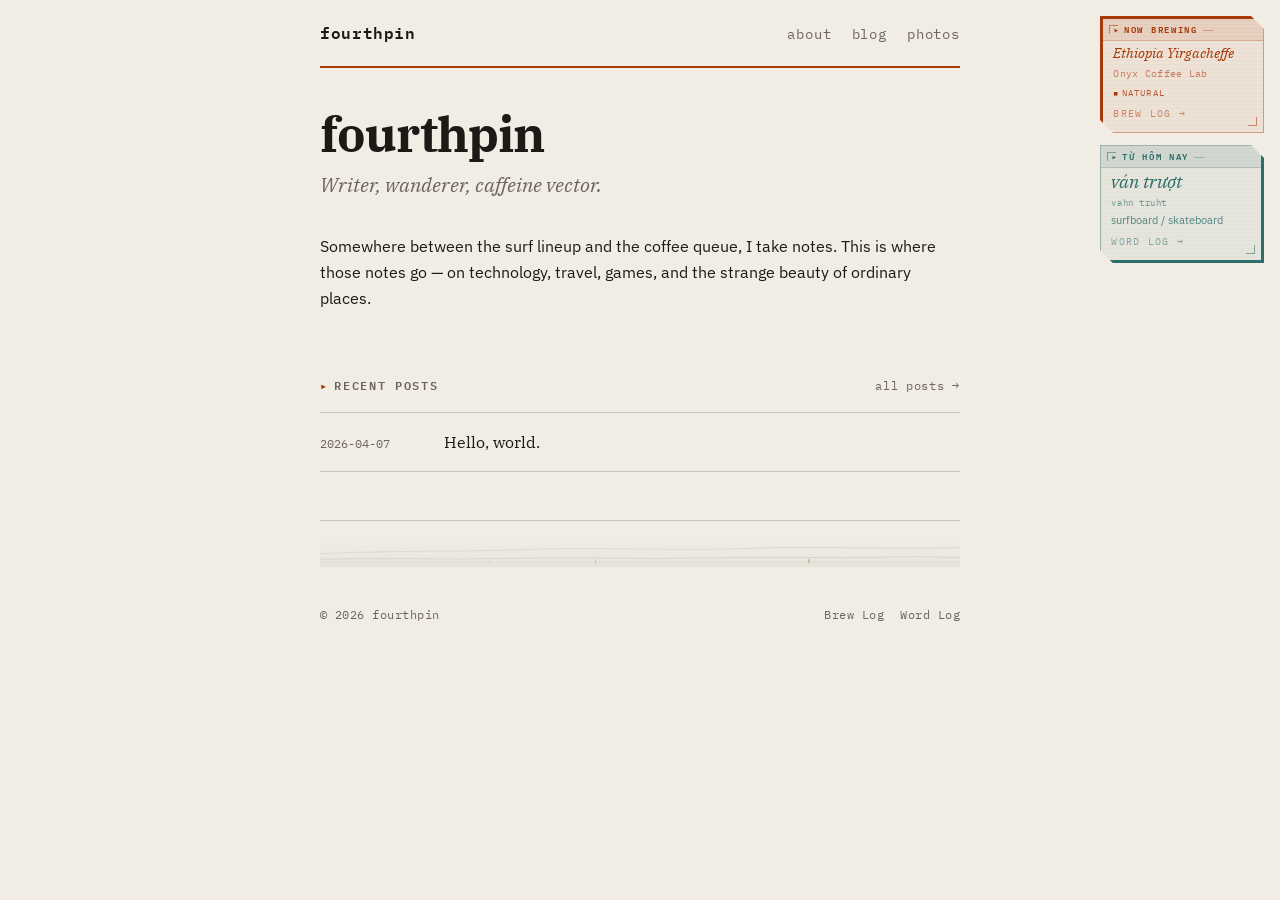
<file: index.html>
<!DOCTYPE html>
<html lang="en">
<head>
  <meta charset="UTF-8">
  <meta name="viewport" content="width=device-width, initial-scale=1.0">
  <title>fourthpin</title>
  <meta name="description" content="fourthpin — writing, photos, and notes on surfing, coffee, travel, and the rest.">
  <meta property="og:title" content="fourthpin">
  <meta property="og:description" content="Writing, photos, and notes.">
  <meta property="og:type" content="website">
  <link rel="stylesheet" href="style.css">
  <link rel="icon" href="assets/favicon.svg" type="image/svg+xml">
</head>
<body>
  <a class="skip-link" href="#main-content">Skip to content</a>
  <div class="container">

    <header>
      <a href="/" class="site-title">fourthpin</a>
      <nav>
        <a href="about.html">about</a>
        <a href="blog.html">blog</a>
        <a href="photos.html">photos</a>
      </nav>
    </header>

    <main id="main-content">

      <section class="intro">
        <h1>fourthpin</h1>
        <span class="tagline">Writer, wanderer, caffeine vector.</span>
        <!-- UPDATE: Replace the bio below with a sentence or two about yourself -->
        <p>
          Somewhere between the surf lineup and the coffee queue, I take notes.
          This is where those notes go — on technology, travel, games, and the
          strange beauty of ordinary places.
        </p>
      </section>

      <section class="section">
        <div class="section-header">
          <span class="section-label">Recent posts</span>
          <a href="blog.html" class="see-all">all posts →</a>
        </div>
        <!-- build.py: recent posts -->
        <ul class="post-list">
          <li>
            <span class="date">2026-04-07</span>
            <a href="posts/2026-04-07-hello-world.html">Hello, world.</a>
          </li>
        </ul>
      </section>

    </main>

    <footer>
      <div class="footer-inner">
        <span>© 2026 fourthpin</span>
        <span class="footer-links">
          <a href="brewing.html">Brew Log</a>
          <a href="words.html">Word Log</a>
        </span>

      </div>
    </footer>

  </div>

  <!-- edit BREWING and VOCAB in build.py → python3 build.py -->
  <aside class="hud-stack" aria-label="Status">
    <div class="brewing-card">
      <span class="brewing-card-label">now brewing</span>
      <span class="brewing-card-bean">Ethiopia Yirgacheffe</span>
      <span class="brewing-card-roaster">Onyx Coffee Lab</span>
      <span class="brewing-card-process">Natural</span>
      <a href="/brewing.html" class="hud-log-link hud-log-link--brewing">Brew Log →</a>
    </div>
    <div class="vocab-card">
      <span class="vocab-card-label">từ hôm nay</span>
      <span class="vocab-card-word">ván trượt</span>
      <span class="vocab-card-roman">vahn truht</span>
      <span class="vocab-card-def">surfboard / skateboard</span>
      <a href="/words.html" class="hud-log-link hud-log-link--vocab">Word Log →</a>
    </div>
  </aside>
</body>
</html>
</file>
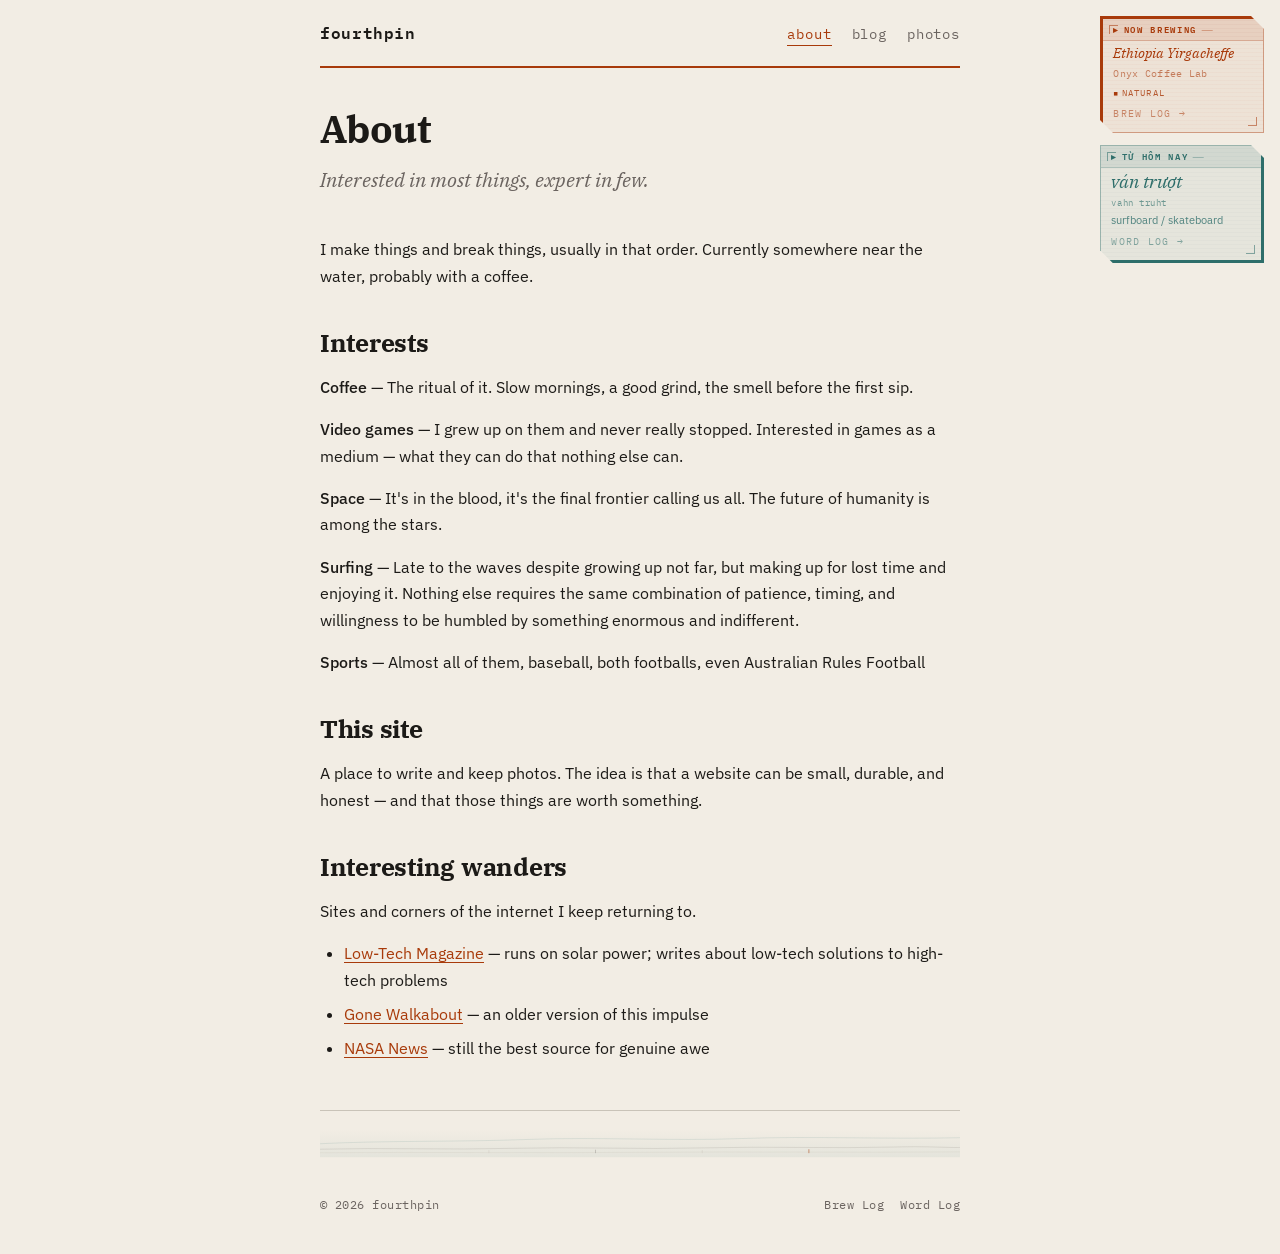
<file: about.html>
<!DOCTYPE html>
<html lang="en">
<head>
  <meta charset="UTF-8">
  <meta name="viewport" content="width=device-width, initial-scale=1.0">
  <title>About — fourthpin</title>
  <meta name="description" content="About fourthpin.">
  <link rel="stylesheet" href="style.css">
  <link rel="icon" href="assets/favicon.svg" type="image/svg+xml">
</head>
<body>
  <a class="skip-link" href="#main-content">Skip to content</a>
  <div class="container">

    <header>
      <a href="/" class="site-title">fourthpin</a>
      <nav>
        <a href="about.html" aria-current="page">about</a>
        <a href="blog.html">blog</a>
        <a href="photos.html">photos</a>
      </nav>
    </header>

    <main id="main-content">

      <div class="about-header">
        <h1>About</h1>
        <!-- UPDATE: Replace tagline below -->
        <span class="tagline">Interested in most things, expert in few.</span>
      </div>

      <div class="about-content">
        <!-- UPDATE: Replace the content below with your own bio -->

        <p>
          I make things and break things, usually in that order.
          Currently somewhere near the water, probably with a coffee.
        </p>

        <h2>Interests</h2>
        <p>
          <strong>Coffee</strong> — The ritual of it. Slow mornings, a good grind, the smell before the first sip.
        </p>
        <p>
          <strong>Video games</strong> — I grew up on them and never really
          stopped. Interested in games as a medium — what they can do that
          nothing else can.
        </p>
        <p>
          <strong>Space</strong> — It's in the blood, it's the final frontier calling us all. The future of humanity is among the stars.
        </p>
        <p>
          <strong>Surfing</strong> — Late to the waves despite growing up not far, but making up for lost time and enjoying it. 
          Nothing else requires the same combination of patience, timing, and
          willingness to be humbled by something enormous and indifferent.
        </p>
        <p>
          <strong>Sports</strong> — Almost all of them, baseball, both footballs, even Australian Rules Football
        </p>

        <h2>This site</h2>
        <p>
          A place to write and keep photos. The idea is that a website can be
          small, durable, and honest — and that those things are worth something.
        </p>

        <h2>Interesting wanders</h2>
        <p>Sites and corners of the internet I keep returning to.</p>
        <!-- UPDATE: add/remove links as your reading habits change -->
        <ul>
          <li><a href="https://solar.lowtechmagazine.com/">Low-Tech Magazine</a> — runs on solar power; writes about low-tech solutions to high-tech problems</li>
          <li><a href="https://gonewalkabout.co">Gone Walkabout</a> — an older version of this impulse</li>
          <li><a href="https://www.nasa.gov/news/">NASA News</a> — still the best source for genuine awe</li>
        </ul>

      </div>
    </main>

    <footer>
      <div class="footer-inner">
        <span>© 2026 fourthpin</span>
        <span class="footer-links">
          <a href="brewing.html">Brew Log</a>
          <a href="words.html">Word Log</a>
        </span>

      </div>
    </footer>

  </div>

  <!-- edit BREWING and VOCAB in build.py → python3 build.py -->
  <aside class="hud-stack" aria-label="Status">
    <div class="brewing-card">
      <span class="brewing-card-label">now brewing</span>
      <span class="brewing-card-bean">Ethiopia Yirgacheffe</span>
      <span class="brewing-card-roaster">Onyx Coffee Lab</span>
      <span class="brewing-card-process">Natural</span>
      <a href="/brewing.html" class="hud-log-link hud-log-link--brewing">Brew Log →</a>
    </div>
    <div class="vocab-card">
      <span class="vocab-card-label">từ hôm nay</span>
      <span class="vocab-card-word">ván trượt</span>
      <span class="vocab-card-roman">vahn truht</span>
      <span class="vocab-card-def">surfboard / skateboard</span>
      <a href="/words.html" class="hud-log-link hud-log-link--vocab">Word Log →</a>
    </div>
  </aside>
</body>
</html>
</file>
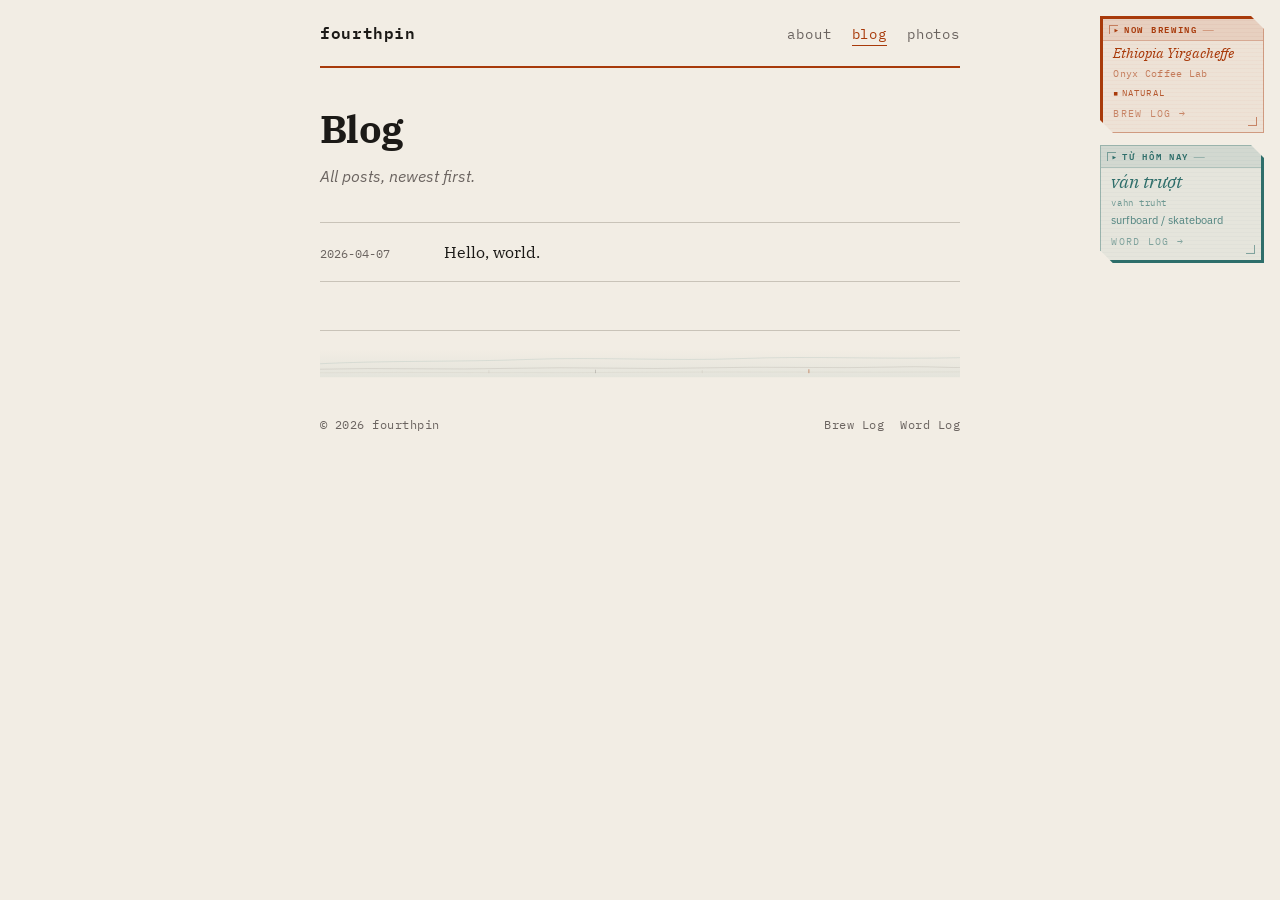
<file: blog.html>
<!DOCTYPE html>
<html lang="en">
<head>
  <meta charset="UTF-8">
  <meta name="viewport" content="width=device-width, initial-scale=1.0">
  <title>Blog — fourthpin</title>
  <meta name="description" content="All posts on fourthpin.">
  <link rel="stylesheet" href="style.css">
  <link rel="icon" href="assets/favicon.svg" type="image/svg+xml">
</head>
<body>
  <a class="skip-link" href="#main-content">Skip to content</a>
  <div class="container">

    <header>
      <a href="/" class="site-title">fourthpin</a>
      <nav>
        <a href="about.html">about</a>
        <a href="blog.html" aria-current="page">blog</a>
        <a href="photos.html">photos</a>
      </nav>
    </header>

    <main id="main-content">

      <div class="archive-header">
        <h1>Blog</h1>
        <p>All posts, newest first.</p>
      </div>

      <!-- build.py: post list -->
      <ul class="post-list">
        <li>
          <span class="date">2026-04-07</span>
          <a href="posts/2026-04-07-hello-world.html">Hello, world.</a>
        </li>
      </ul>

    </main>

    <footer>
      <div class="footer-inner">
        <span>© 2026 fourthpin</span>
        <span class="footer-links">
          <a href="brewing.html">Brew Log</a>
          <a href="words.html">Word Log</a>
        </span>

      </div>
    </footer>

  </div>

  <!-- edit BREWING and VOCAB in build.py → python3 build.py -->
  <aside class="hud-stack" aria-label="Status">
    <div class="brewing-card">
      <span class="brewing-card-label">now brewing</span>
      <span class="brewing-card-bean">Ethiopia Yirgacheffe</span>
      <span class="brewing-card-roaster">Onyx Coffee Lab</span>
      <span class="brewing-card-process">Natural</span>
      <a href="/brewing.html" class="hud-log-link hud-log-link--brewing">Brew Log →</a>
    </div>
    <div class="vocab-card">
      <span class="vocab-card-label">từ hôm nay</span>
      <span class="vocab-card-word">ván trượt</span>
      <span class="vocab-card-roman">vahn truht</span>
      <span class="vocab-card-def">surfboard / skateboard</span>
      <a href="/words.html" class="hud-log-link hud-log-link--vocab">Word Log →</a>
    </div>
  </aside>
</body>
</html>
</file>
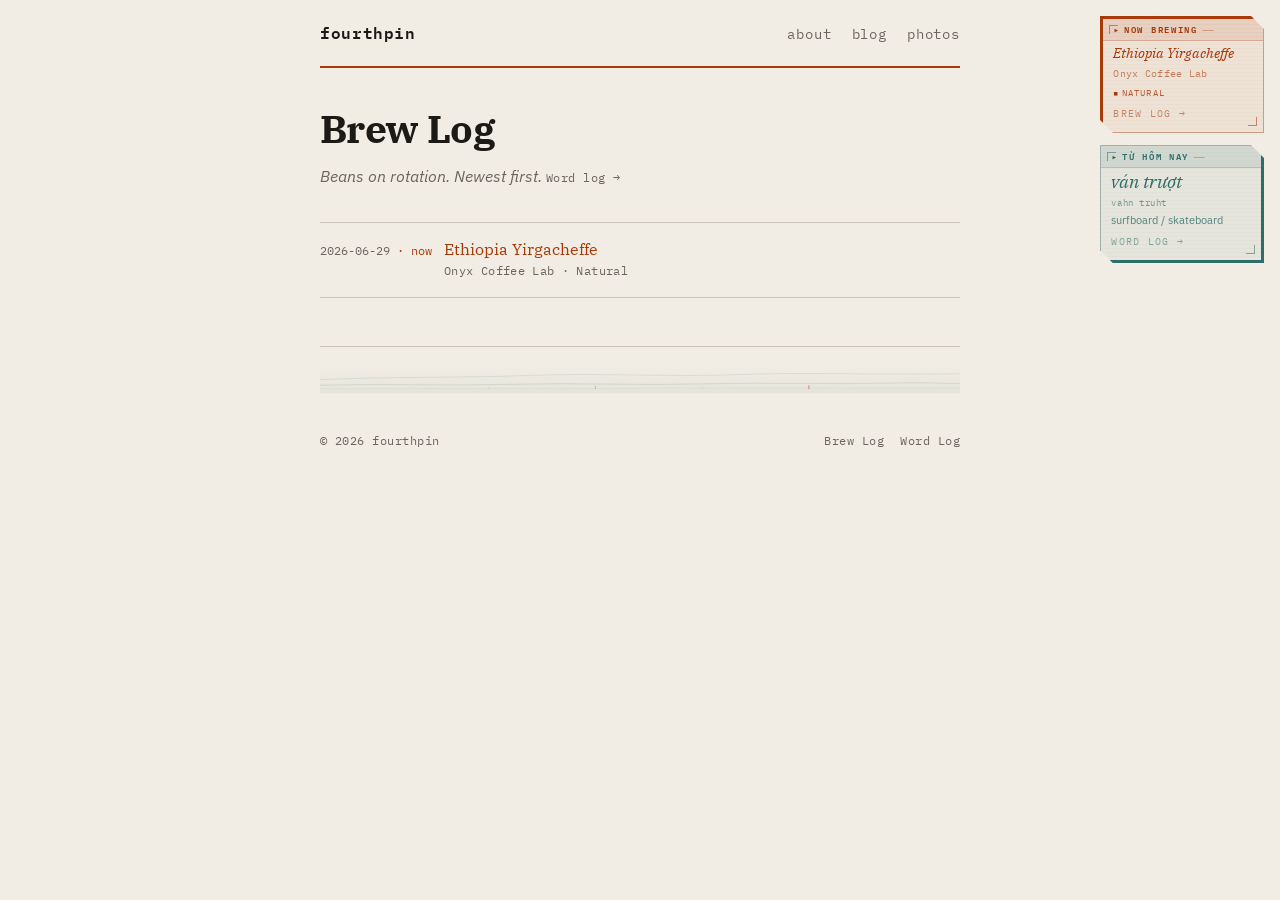
<file: brewing.html>
<!DOCTYPE html>
<html lang="en">
<head>
  <meta charset="UTF-8">
  <meta name="viewport" content="width=device-width, initial-scale=1.0">
  <title>Brew Log — fourthpin</title>
  <meta name="description" content="Coffee brew history on fourthpin.">
  <link rel="stylesheet" href="style.css">
  <link rel="icon" href="assets/favicon.svg" type="image/svg+xml">
</head>
<body>
  <a class="skip-link" href="#main-content">Skip to content</a>
  <div class="container">

    <header>
      <a href="/" class="site-title">fourthpin</a>
      <nav>
        <a href="about.html">about</a>
        <a href="blog.html">blog</a>
        <a href="photos.html">photos</a>
      </nav>
    </header>

    <main id="main-content">

      <div class="archive-header">
        <h1>Brew Log</h1>
        <p>Beans on rotation. Newest first. <a href="/words.html">Word log →</a></p>
      </div>
      <ul class="history-list history-list--brewing">
        <li class="is-current">
          <span class="date">2026-06-29</span>
          <div class="history-detail">
            <span class="history-primary">Ethiopia Yirgacheffe</span>
            <span class="history-secondary">Onyx Coffee Lab · Natural</span>
          </div>
        </li>
      </ul>

    </main>

    <footer>
      <div class="footer-inner">
        <span>© 2026 fourthpin</span>
        <span class="footer-links">
          <a href="brewing.html">Brew Log</a>
          <a href="words.html">Word Log</a>
        </span>
      </div>
    </footer>

  </div>

  <!-- edit BREWING and VOCAB in build.py → python3 build.py -->
  <aside class="hud-stack" aria-label="Status">
    <div class="brewing-card">
      <span class="brewing-card-label">now brewing</span>
      <span class="brewing-card-bean">Ethiopia Yirgacheffe</span>
      <span class="brewing-card-roaster">Onyx Coffee Lab</span>
      <span class="brewing-card-process">Natural</span>
      <a href="/brewing.html" class="hud-log-link hud-log-link--brewing">Brew Log →</a>
    </div>
    <div class="vocab-card">
      <span class="vocab-card-label">từ hôm nay</span>
      <span class="vocab-card-word">ván trượt</span>
      <span class="vocab-card-roman">vahn truht</span>
      <span class="vocab-card-def">surfboard / skateboard</span>
      <a href="/words.html" class="hud-log-link hud-log-link--vocab">Word Log →</a>
    </div>
  </aside>
</body>
</html>
</file>
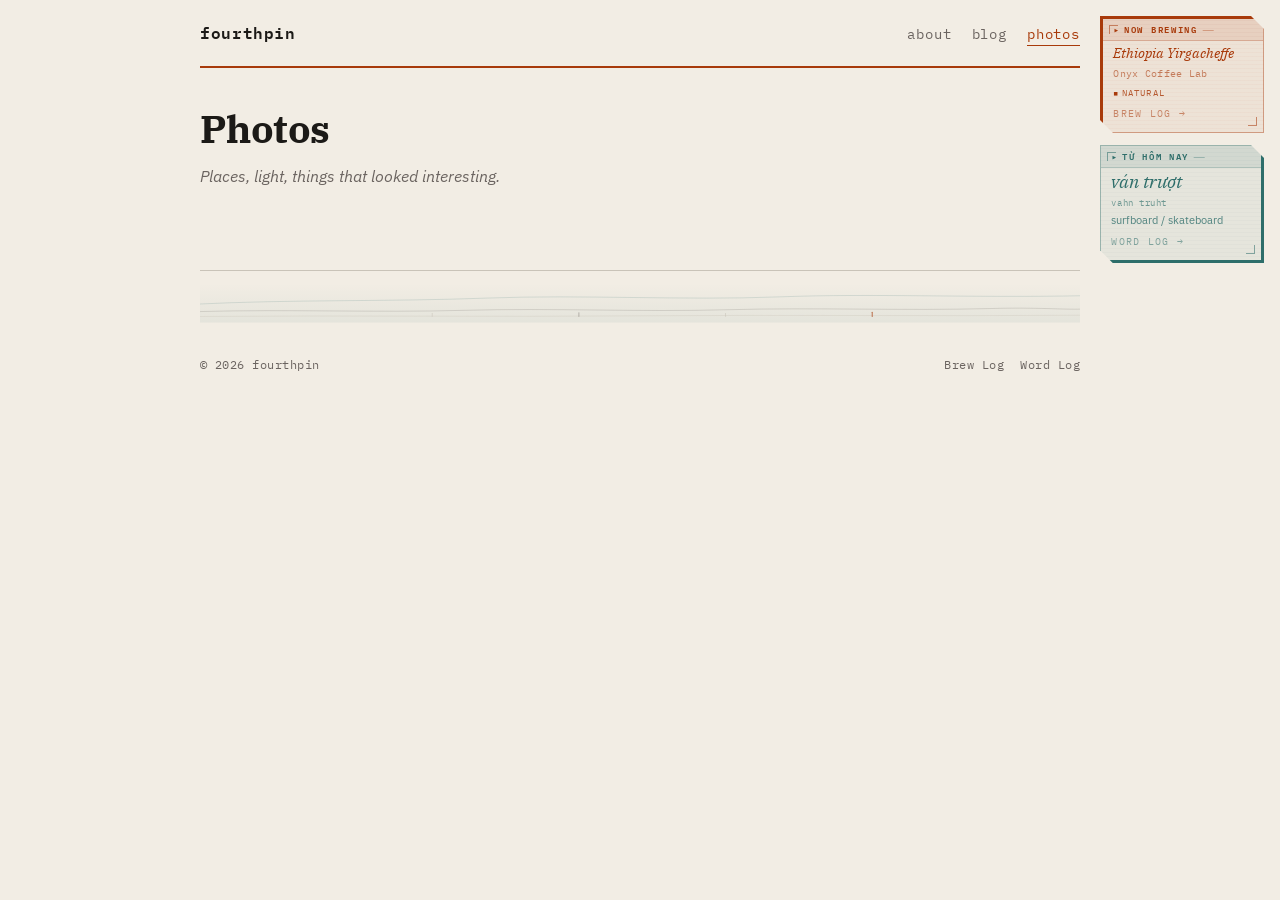
<file: photos.html>
<!DOCTYPE html>
<html lang="en">
<head>
  <meta charset="UTF-8">
  <meta name="viewport" content="width=device-width, initial-scale=1.0">
  <title>Photos — fourthpin</title>
  <meta name="description" content="Photos on fourthpin.">
  <link rel="stylesheet" href="style.css">
  <link rel="icon" href="assets/favicon.svg" type="image/svg+xml">
</head>
<body>
  <a class="skip-link" href="#main-content">Skip to content</a>
  <div class="container container-wide">

    <header>
      <a href="/" class="site-title">fourthpin</a>
      <nav>
        <a href="about.html">about</a>
        <a href="blog.html">blog</a>
        <a href="photos.html" aria-current="page">photos</a>
      </nav>
    </header>

    <main id="main-content">

      <div class="archive-header">
        <h1>Photos</h1>
        <p>Places, light, things that looked interesting.</p>
      </div>

      <!--
        HOW TO ADD A PHOTO
        ==================
        1. Put your image file in assets/images/photos/
           e.g. assets/images/photos/vietnam-alley.jpg

        2. (Optional but recommended) Make a dithered version:
           convert assets/images/photos/vietnam-alley.jpg \
             -colorspace Gray -ordered-dither 8x8 -resize 1200x \
             assets/images/photos/vietnam-alley-dithered.png

        3. Copy ONE of the <figure> blocks below and fill in:
           - id="photo-N"  (increment for each new photo)
           - src="assets/images/photos/YOUR-FILE"
           - alt="describe the image for screen readers"
           - figcaption: location/year, one line

        4. The lightbox <div> at the bottom of the page needs a matching
           entry — copy one of the lightbox blocks and update the id and src.

        That's it.
      -->

      <!-- ── Photo grid ───────────────────────────────────────── -->
      <div class="photo-grid">

        <!--
          EXAMPLE ENTRY (uncomment and fill in):

          <figure>
            <a href="#photo-1">
              <img
                src="assets/images/photos/YOUR-PHOTO.jpg"
                alt="Describe what's in the photo"
                width="800"
                height="600"
                loading="lazy"
              >
            </a>
            <figcaption>Location · Year</figcaption>
          </figure>
        -->

      </div><!-- /photo-grid -->

    </main>

    <footer>
      <div class="footer-inner">
        <span>© 2026 fourthpin</span>
        <span class="footer-links">
          <a href="brewing.html">Brew Log</a>
          <a href="words.html">Word Log</a>
        </span>

      </div>
    </footer>

  </div><!-- /container -->

  <!--
    LIGHTBOX ENTRIES
    ================
    For each photo in the grid above, add a matching lightbox block here.
    The id must match the href="#photo-N" in the grid.

    EXAMPLE (uncomment and fill in):

    <div id="photo-1" class="lightbox" role="dialog" aria-modal="true" aria-label="Photo 1">
      <a href="#" class="lightbox-close" aria-label="Close">✕</a>
      <figure class="lightbox-inner">
        <img
          src="assets/images/photos/YOUR-PHOTO.jpg"
          alt="Describe what's in the photo"
        >
        <figcaption>Location · Year</figcaption>
      </figure>
    </div>
  -->

  <!-- edit BREWING and VOCAB in build.py → python3 build.py -->
  <aside class="hud-stack" aria-label="Status">
    <div class="brewing-card">
      <span class="brewing-card-label">now brewing</span>
      <span class="brewing-card-bean">Ethiopia Yirgacheffe</span>
      <span class="brewing-card-roaster">Onyx Coffee Lab</span>
      <span class="brewing-card-process">Natural</span>
      <a href="/brewing.html" class="hud-log-link hud-log-link--brewing">Brew Log →</a>
    </div>
    <div class="vocab-card">
      <span class="vocab-card-label">từ hôm nay</span>
      <span class="vocab-card-word">ván trượt</span>
      <span class="vocab-card-roman">vahn truht</span>
      <span class="vocab-card-def">surfboard / skateboard</span>
      <a href="/words.html" class="hud-log-link hud-log-link--vocab">Word Log →</a>
    </div>
  </aside>
</body>
</html>
</file>
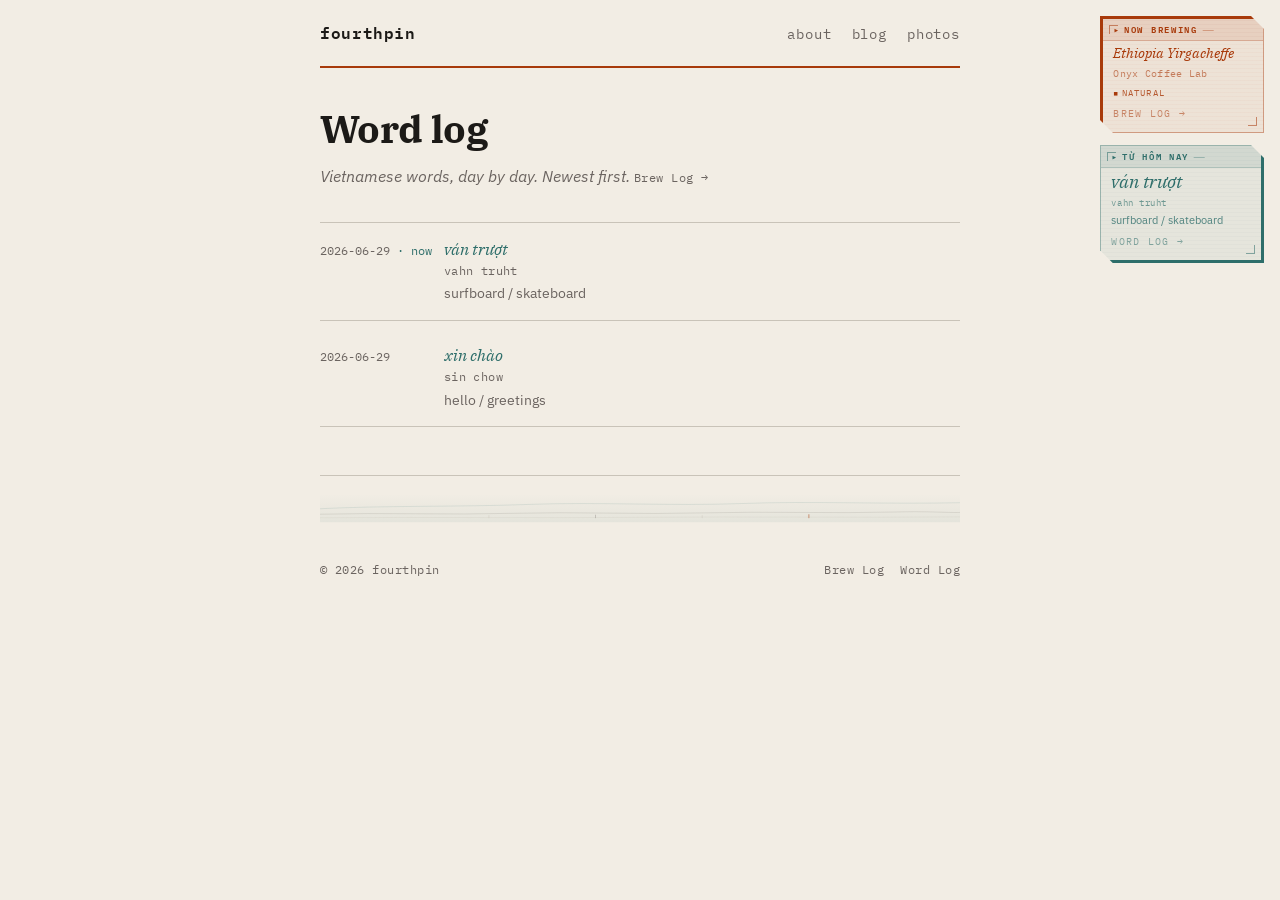
<file: words.html>
<!DOCTYPE html>
<html lang="en">
<head>
  <meta charset="UTF-8">
  <meta name="viewport" content="width=device-width, initial-scale=1.0">
  <title>Word log — fourthpin</title>
  <meta name="description" content="Vietnamese vocabulary history on fourthpin.">
  <link rel="stylesheet" href="style.css">
  <link rel="icon" href="assets/favicon.svg" type="image/svg+xml">
</head>
<body>
  <a class="skip-link" href="#main-content">Skip to content</a>
  <div class="container">

    <header>
      <a href="/" class="site-title">fourthpin</a>
      <nav>
        <a href="about.html">about</a>
        <a href="blog.html">blog</a>
        <a href="photos.html">photos</a>
      </nav>
    </header>

    <main id="main-content">

      <div class="archive-header">
        <h1>Word log</h1>
        <p>Vietnamese words, day by day. Newest first. <a href="/brewing.html">Brew Log →</a></p>
      </div>
      <ul class="history-list history-list--vocab">
        <li class="is-current">
          <span class="date">2026-06-29</span>
          <div class="history-detail">
            <span class="history-primary history-primary--vocab">ván trượt</span>
            <span class="history-secondary">vahn truht</span>
            <span class="history-def">surfboard / skateboard</span>
          </div>
        </li>
        <li>
          <span class="date">2026-06-29</span>
          <div class="history-detail">
            <span class="history-primary history-primary--vocab">xin chào</span>
            <span class="history-secondary">sin chow</span>
            <span class="history-def">hello / greetings</span>
          </div>
        </li>
      </ul>

    </main>

    <footer>
      <div class="footer-inner">
        <span>© 2026 fourthpin</span>
        <span class="footer-links">
          <a href="brewing.html">Brew Log</a>
          <a href="words.html">Word Log</a>
        </span>
      </div>
    </footer>

  </div>

  <!-- edit BREWING and VOCAB in build.py → python3 build.py -->
  <aside class="hud-stack" aria-label="Status">
    <div class="brewing-card">
      <span class="brewing-card-label">now brewing</span>
      <span class="brewing-card-bean">Ethiopia Yirgacheffe</span>
      <span class="brewing-card-roaster">Onyx Coffee Lab</span>
      <span class="brewing-card-process">Natural</span>
      <a href="/brewing.html" class="hud-log-link hud-log-link--brewing">Brew Log →</a>
    </div>
    <div class="vocab-card">
      <span class="vocab-card-label">từ hôm nay</span>
      <span class="vocab-card-word">ván trượt</span>
      <span class="vocab-card-roman">vahn truht</span>
      <span class="vocab-card-def">surfboard / skateboard</span>
      <a href="/words.html" class="hud-log-link hud-log-link--vocab">Word Log →</a>
    </div>
  </aside>
</body>
</html>
</file>
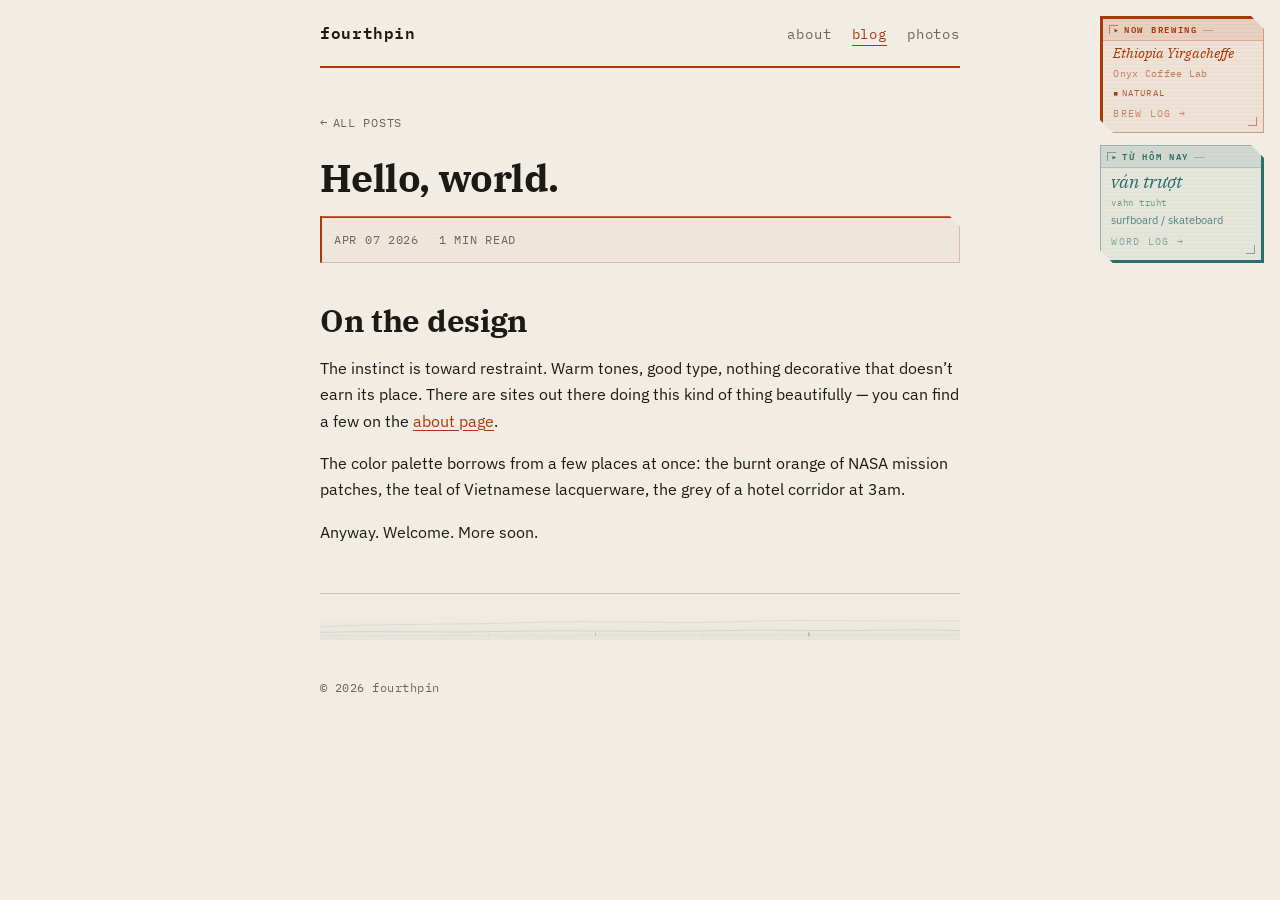
<file: posts/2026-04-07-hello-world.html>
<!DOCTYPE html>
<html lang="en">
<head>
  <meta charset="UTF-8">
  <meta name="viewport" content="width=device-width, initial-scale=1.0">
  <title>Hello, world. — fourthpin</title>
  <meta name="description" content="The first post. What this site is and why it exists in plain HTML.">
  <meta property="og:title" content="Hello, world.">
  <meta property="og:description" content="The first post. What this site is and why it exists in plain HTML.">
  <meta property="og:type" content="article">
  <link rel="stylesheet" href="../style.css">
  <link rel="icon" href="../assets/favicon.svg" type="image/svg+xml">
</head>
<body>
  <a class="skip-link" href="#main-content">Skip to content</a>
  <div class="container">

    <header>
      <a href="/" class="site-title">fourthpin</a>
      <nav>
        <a href="../about.html">about</a>
        <a href="../blog.html" aria-current="page">blog</a>
        <a href="../photos.html">photos</a>
      </nav>
    </header>

    <main id="main-content">

      <a href="../blog.html" class="back-link">all posts</a>

      <article>

        <div class="post-header">
          <h1>Hello, world.</h1>
          <div class="post-meta">
            <span>APR 07 2026</span>
            <span>1 MIN READ</span>
          </div>
        </div>

        <div class="post-content">
          <h2>On the design</h2>
          <p>The instinct is toward restraint. Warm tones, good type, nothing
          decorative that doesn&rsquo;t earn its place. There are sites out there
          doing this kind of thing beautifully — you can find a few on
          the <a href="../about.html">about page</a>.</p>
          <p>The color palette borrows from a few places at once: the burnt orange
          of NASA mission patches, the teal of Vietnamese lacquerware, the grey
          of a hotel corridor at 3am.</p>
          <p>Anyway. Welcome. More soon.</p>
        </div>

      </article>
    </main>

    <footer>
      <div class="footer-inner">
        <span>© 2026 fourthpin</span>
      </div>
    </footer>

  </div>

  <!-- edit BREWING and VOCAB in build.py → python3 build.py -->
  <aside class="hud-stack" aria-label="Status">
    <div class="brewing-card">
      <span class="brewing-card-label">now brewing</span>
      <span class="brewing-card-bean">Ethiopia Yirgacheffe</span>
      <span class="brewing-card-roaster">Onyx Coffee Lab</span>
      <span class="brewing-card-process">Natural</span>
      <a href="/brewing.html" class="hud-log-link hud-log-link--brewing">Brew Log →</a>
    </div>
    <div class="vocab-card">
      <span class="vocab-card-label">từ hôm nay</span>
      <span class="vocab-card-word">ván trượt</span>
      <span class="vocab-card-roman">vahn truht</span>
      <span class="vocab-card-def">surfboard / skateboard</span>
      <a href="/words.html" class="hud-log-link hud-log-link--vocab">Word Log →</a>
    </div>
  </aside>
</body>
</html>
</file>
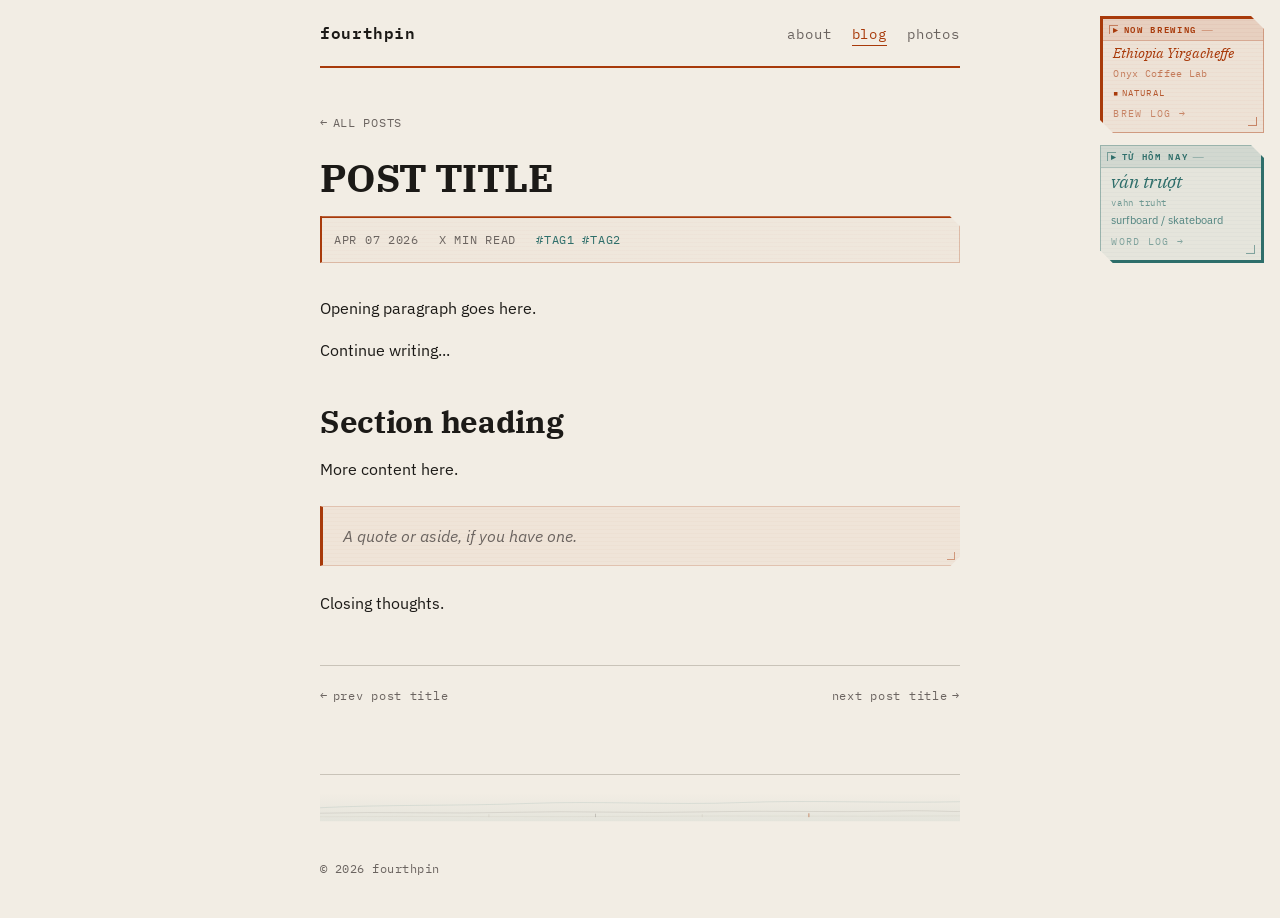
<file: posts/_template.html>
<!DOCTYPE html>
<html lang="en">
<head>
  <meta charset="UTF-8">
  <meta name="viewport" content="width=device-width, initial-scale=1.0">
  <!-- REPLACE: page title -->
  <title>POST TITLE — fourthpin</title>
  <!-- REPLACE: description (one sentence) -->
  <meta name="description" content="POST DESCRIPTION">
  <meta property="og:title" content="POST TITLE">
  <meta property="og:description" content="POST DESCRIPTION">
  <meta property="og:type" content="article">
  <link rel="stylesheet" href="../style.css">
  <link rel="icon" href="../assets/favicon.svg" type="image/svg+xml">
</head>
<body>
  <a class="skip-link" href="#main-content">Skip to content</a>
  <div class="container">

    <header>
      <a href="/" class="site-title">fourthpin</a>
      <nav>
        <a href="../about.html">about</a>
        <a href="../blog.html" aria-current="page">blog</a>
        <a href="../photos.html">photos</a>
      </nav>
    </header>

    <main id="main-content">

      <a href="../blog.html" class="back-link">all posts</a>

      <article>

        <div class="post-header">
          <!-- REPLACE: post title -->
          <h1>POST TITLE</h1>
          <div class="post-meta">
            <!-- REPLACE: date in format APR 07 2026 -->
            <span>APR 07 2026</span>
            <!-- REPLACE: reading time (rough estimate: ~200 words per minute) -->
            <span>X MIN READ</span>
            <!-- REPLACE: comma-separated tags, or remove this span entirely -->
            <span class="tag">#TAG1 #TAG2</span>
          </div>
        </div>

        <!-- OPTIONAL: Lead image. Remove this figure block if you don't have one. -->
        <!--
        <figure>
          <img
            class="dithered"
            src="../assets/images/dithered/YOUR-IMAGE.png"
            alt="DESCRIBE THE IMAGE"
            width="640"
            height="400"
          >
          <figcaption>OPTIONAL CAPTION</figcaption>
        </figure>
        -->

        <!-- POST CONTENT START — write your post below this line -->
        <div class="post-content">

          <p>
            Opening paragraph goes here.
          </p>

          <p>
            Continue writing...
          </p>

          <h2>Section heading</h2>

          <p>
            More content here.
          </p>

          <blockquote>
            <p>A quote or aside, if you have one.</p>
          </blockquote>

          <p>
            Closing thoughts.
          </p>

        </div>
        <!-- POST CONTENT END -->

        <!-- Prev / next navigation.
             REPLACE: href and link text below.
             If this is the newest or oldest post, remove the appropriate anchor tag. -->
        <nav class="post-nav" aria-label="Post navigation">
          <a href="PREV-POST.html" class="prev">PREV POST TITLE</a>
          <a href="NEXT-POST.html" class="next">NEXT POST TITLE</a>
        </nav>

      </article>
    </main>

    <footer>
      <div class="footer-inner">
        <span>© 2026 fourthpin</span>

      </div>
    </footer>

  </div>

  <!-- edit BREWING and VOCAB in build.py → python3 build.py -->
  <aside class="hud-stack" aria-label="Status">
    <div class="brewing-card">
      <span class="brewing-card-label">now brewing</span>
      <span class="brewing-card-bean">Ethiopia Yirgacheffe</span>
      <span class="brewing-card-roaster">Onyx Coffee Lab</span>
      <span class="brewing-card-process">Natural</span>
      <a href="/brewing.html" class="hud-log-link hud-log-link--brewing">Brew Log →</a>
    </div>
    <div class="vocab-card">
      <span class="vocab-card-label">từ hôm nay</span>
      <span class="vocab-card-word">ván trượt</span>
      <span class="vocab-card-roman">vahn truht</span>
      <span class="vocab-card-def">surfboard / skateboard</span>
      <a href="/words.html" class="hud-log-link hud-log-link--vocab">Word Log →</a>
    </div>
  </aside>
</body>
</html>
</file>
<file: style.css>
/* ============================================================
   style.css — Personal site
   One file. No preprocessor. No build step. No JavaScript.
   ============================================================ */

/* ── 1. Fonts ──────────────────────────────────────────────── */
@import url('https://fonts.googleapis.com/css2?family=IBM+Plex+Mono:wght@400;600&family=IBM+Plex+Sans:ital,wght@0,400;0,500;1,400&family=IBM+Plex+Serif:ital,wght@0,400;0,700;1,400&display=swap');

/* ── 2. Custom properties ───────────────────────────────────── */
:root {
  /* Colors — liminal / nasa / coffee / coastal */
  --bg:         #F2EDE4;   /* bone — aged paper, coffee cream */
  --bg-surface: #EDE8DF;   /* warm white — card bg, diner counter */
  --text:       #1C1A17;   /* dark espresso */
  --text-muted: #6B6460;   /* ash, cigarette smoke — 4.6:1 contrast on --bg */
  --accent:     #A83A0A;   /* NASA rust — mission patches, burnt orange — 5.5:1 contrast */
  --accent-2:   #2E6E6A;   /* hanoi teal — lacquerware, coastal water — 4.8:1 contrast */
  --border:     #C9C3B8;   /* wet sand, photo borders */
  --grey:       #A8A8A4;   /* liminal grey — decorative only, not for body text */
  --code-bg:    #1E1E1E;   /* terminal dark — mission control screens */
  --code-text:  #C8D8A8;   /* phosphor green — CRT glow */

  /* Typography */
  --font-serif: 'IBM Plex Serif', Georgia, 'Times New Roman', serif;
  --font-sans:  'IBM Plex Sans', system-ui, -apple-system, sans-serif;
  --font-mono:  'IBM Plex Mono', 'Courier New', monospace;

  /* Type scale — Major Third (1.25×), fluid via clamp() */
  --text-xs:   0.75rem;    /* 12px minimum — never below for legibility */
  --text-sm:   0.875rem;   /* 14px — nav, metadata */
  --text-base: 1rem;       /* 16px — body */
  --text-lg:   1.25rem;    /* 20px — taglines, lead text */
  --text-xl:   clamp(1.25rem, 1.1rem + 0.75vw, 1.563rem);
  --text-2xl:  clamp(1.563rem, 1.3rem + 1.2vw, 1.953rem);
  --text-3xl:  clamp(1.953rem, 1.5rem + 2vw, 2.441rem);
  --text-4xl:  clamp(2.2rem, 1.6rem + 3vw, 3.052rem);

  /* Spacing — 4pt grid */
  --sp-1: 0.25rem;
  --sp-2: 0.5rem;
  --sp-3: 0.75rem;
  --sp-4: 1rem;
  --sp-5: 1.25rem;
  --sp-6: 1.5rem;
  --sp-8: 2rem;
  --sp-10: 2.5rem;
  --sp-12: 3rem;
  --sp-16: 4rem;
}

/* ── 3. Reset ───────────────────────────────────────────────── */
*,
*::before,
*::after {
  box-sizing: border-box;
}

* {
  margin: 0;
  padding: 0;
}

/* ── 4. Base ────────────────────────────────────────────────── */
html {
  font-size: 16px;
  -webkit-text-size-adjust: 100%;
  scroll-behavior: smooth;
}

::selection {
  background-color: var(--accent);
  color: var(--bg);
}

body {
  background-color: var(--bg);
  color: var(--text);
  font-family: var(--font-sans);
  font-size: var(--text-base);
  line-height: 1.65;         /* 1.65 — comfortable for prose, not too airy */
  overflow-wrap: break-word;
  hyphens: auto;
  font-kerning: normal;
  -webkit-font-smoothing: antialiased;
  -moz-osx-font-smoothing: grayscale;
}

.skip-link {
  position: absolute;
  top: -100%;
  left: var(--sp-4);
  z-index: 100;
  padding: var(--sp-2) var(--sp-4);
  background: var(--bg);
  color: var(--text);
  font-family: var(--font-mono);
  font-size: var(--text-sm);
  text-decoration: none;
  border: 2px solid var(--accent);
}

.skip-link:focus {
  top: var(--sp-4);
}

img {
  display: block;
  max-width: 100%;
  height: auto;
}

/* ── 5. Layout ──────────────────────────────────────────────── */
.container {
  max-width: 680px;
  margin: 0 auto;
  padding: 0 var(--sp-5);
}

/* ── 6. Header + Nav ────────────────────────────────────────── */
header {
  padding: var(--sp-5) 0;
  border-bottom: 2px solid var(--accent);
  margin-bottom: var(--sp-10);
  display: flex;
  flex-wrap: wrap;
  justify-content: space-between;
  align-items: baseline;
  gap: var(--sp-2) var(--sp-6);
}

.site-title {
  font-family: var(--font-mono);
  font-size: var(--text-base);
  font-weight: 600;
  letter-spacing: 0.04em;
  color: var(--text);
  text-decoration: none;
  /* include letter-spacing so the expansion feels intentional */
  transition: color 0.15s ease-out, letter-spacing 0.22s cubic-bezier(0.25, 0, 0, 1);
}

.site-title:hover {
  color: var(--accent);
  /* Subtle tracking expansion — the name opens up slightly */
  letter-spacing: 0.07em;
}

nav {
  display: flex;
  gap: var(--sp-5);
  align-items: baseline;
}

nav a {
  font-family: var(--font-mono);
  font-size: var(--text-sm);
  letter-spacing: 0.06em;
  text-transform: lowercase;
  color: var(--text-muted);
  text-decoration: none;
  /* animated underline — grows left→right like post-list links */
  background-image: linear-gradient(var(--accent), var(--accent));
  background-size: 0 1px;
  background-repeat: no-repeat;
  background-position: 0 100%;
  transition: color 0.15s ease-out,
              background-size 0.22s cubic-bezier(0.25, 0, 0, 1);
}

nav a:hover,
nav a[aria-current="page"] {
  color: var(--accent);
  background-size: 100% 1px;
}

/* ── 7. Typography ──────────────────────────────────────────── */
h1, h2, h3, h4, h5, h6 {
  font-family: var(--font-serif);
  font-weight: 700;
  color: var(--text);
  font-kerning: normal;
  font-optical-sizing: auto;
}

/* Tighten line-height and tracking at larger sizes — letterforms need less air */
h1 {
  font-size: var(--text-3xl);
  line-height: 1.1;
  letter-spacing: -0.015em;
}

h2 {
  font-size: var(--text-2xl);
  line-height: 1.15;
  letter-spacing: -0.01em;
}

h3 {
  font-size: var(--text-xl);
  line-height: 1.2;
}

h4 {
  font-size: var(--text-lg);
  line-height: 1.25;
}

p {
  margin-bottom: var(--sp-4);
}

p:last-child {
  margin-bottom: 0;
}

a {
  color: var(--accent);
  text-decoration: underline;
  text-underline-offset: 3px;
  text-decoration-thickness: 1px;
  text-decoration-skip-ink: auto;
  transition: color 0.15s ease-out;
}

a:hover {
  color: var(--accent-2);
}

/* Keyboard focus — visible ring that matches brand */
a:focus-visible,
.site-title:focus-visible,
nav a:focus-visible {
  outline: 2px solid var(--accent);
  outline-offset: 3px;
  border-radius: 1px;
}

/* Suppress focus ring for mouse users */
a:focus:not(:focus-visible) {
  outline: none;
}

strong {
  font-weight: 500;
}

ul, ol {
  padding-left: var(--sp-6);
  margin-bottom: var(--sp-4);
}

li {
  margin-bottom: var(--sp-2);
}

blockquote {
  margin: var(--sp-6) 0;
  padding: var(--sp-4) var(--sp-5);
  font-style: italic;
  color: var(--text-muted);
  position: relative;

  /* HUD panel: scan-line tint + warm orange wash */
  background:
    repeating-linear-gradient(
      0deg,
      transparent 0px, transparent 3px,
      rgba(168, 58, 10, 0.022) 3px, rgba(168, 58, 10, 0.022) 4px
    ),
    rgba(168, 58, 10, 0.05);

  /* Asymmetric border — thick signal edge on left, whisper on right */
  border-top:    1px solid rgba(168, 58, 10, 0.2);
  border-bottom: 1px solid rgba(168, 58, 10, 0.2);
  border-left:   3px solid var(--accent);
  border-right:  none;

  /* Persona 5 diagonal cut — bottom-right corner */
  clip-path: polygon(
    0 0,
    100% 0,
    100% calc(100% - 10px),
    calc(100% - 10px) 100%,
    0 100%
  );
}

/* Bottom-right corner bracket — echoes brewing card geometry */
blockquote::after {
  content: '';
  position: absolute;
  bottom: 5px;
  right: 5px;
  width: 8px;
  height: 8px;
  border-bottom: 1.5px solid rgba(168, 58, 10, 0.45);
  border-right:  1.5px solid rgba(168, 58, 10, 0.45);
}

blockquote p:last-child {
  margin-bottom: 0;
}

hr {
  border: none;
  border-top: 1px solid var(--border);
  margin: var(--sp-10) 0;
}

pre {
  background: var(--code-bg);
  color: var(--code-text);
  font-family: var(--font-mono);
  font-size: var(--text-sm);
  line-height: 1.5;
  padding: var(--sp-5);
  overflow-x: auto;
  border-left: 3px solid var(--accent);
  border-top: 1px solid rgba(168, 58, 10, 0.35);
  border-right: 1px solid rgba(168, 58, 10, 0.15);
  border-bottom: 1px solid rgba(168, 58, 10, 0.15);
  margin: var(--sp-6) 0;
  position: relative;

  /* Diagonal cut — top-right corner */
  clip-path: polygon(
    0 0,
    calc(100% - 10px) 0,
    100% 10px,
    100% 100%,
    0 100%
  );
}

/* HUD label band across the top of code blocks */
pre::before {
  content: 'TERMINAL';
  display: block;
  font-size: 0.5rem;
  font-weight: 600;
  letter-spacing: 0.2em;
  color: var(--accent);
  opacity: 0.55;
  background: rgba(168, 58, 10, 0.12);
  margin: calc(-1 * var(--sp-5)) calc(-1 * var(--sp-5)) var(--sp-4);
  padding: 0.3em var(--sp-5);
  border-bottom: 1px solid rgba(168, 58, 10, 0.2);
}

code {
  font-family: var(--font-mono);
  font-size: 0.88em;
  background: var(--bg-surface);
  border: 1px solid var(--border);
  padding: 0.1em 0.35em;
}

pre code {
  background: none;
  border: none;
  padding: 0;
  color: inherit;
  font-size: inherit;
}

/* ── 8. Section labels ──────────────────────────────────────── */
.section-label {
  font-family: var(--font-mono);
  font-size: var(--text-xs);
  font-weight: 600;
  letter-spacing: 0.14em;
  text-transform: uppercase;
  color: var(--text-muted);   /* --text-muted passes WCAG AA at 4.6:1 */
  display: block;
}

/* ▸ marker matches the brewing card label — unified HUD language */
.section-label::before {
  content: '▸ ';
  color: var(--accent);
  letter-spacing: 0;
  font-weight: 400;
}

/* ── 9. Post list ───────────────────────────────────────────── */
.post-list {
  list-style: none;
  padding: 0;
  margin: 0;
}

.post-list li {
  display: grid;
  grid-template-columns: 6.5rem 1fr;
  gap: var(--sp-2) var(--sp-5);
  /* sp-4 gives rows more air — reading a list should feel unhurried */
  padding: var(--sp-4) 0;
  border-bottom: 1px solid var(--border);
  align-items: baseline;
  position: relative;
}

/* Orange accent bar slides in from left on hover */
.post-list li::before {
  content: '';
  position: absolute;
  left: -var(--sp-5);
  left: calc(-1 * var(--sp-5));
  top: 0;
  bottom: 0;
  width: 2px;
  background: var(--accent);
  transform: scaleY(0);
  transform-origin: center;
  transition: transform 0.2s cubic-bezier(0.25, 0, 0, 1);
}

.post-list li:hover::before {
  transform: scaleY(1);
}

.post-list li:first-child {
  border-top: 1px solid var(--border);
}

.post-list .date {
  font-family: var(--font-mono);
  font-size: var(--text-xs);
  color: var(--text-muted);
  white-space: nowrap;
  padding-top: 2px;
  font-variant-numeric: tabular-nums;  /* dates align consistently */
  transition: color 0.15s ease-out;
}

/* Date picks up accent color when the row is hovered */
.post-list li:hover .date {
  color: var(--accent);
}

.post-list a {
  font-family: var(--font-serif);
  font-size: var(--text-base);
  color: var(--text);
  text-decoration: none;
  /* Underline grows left→right on hover — discovered, not announced */
  background-image: linear-gradient(var(--accent), var(--accent));
  background-size: 0 1px;
  background-repeat: no-repeat;
  background-position: 0 100%;
  transition: background-size 0.25s cubic-bezier(0.25, 0, 0, 1),
              color 0.15s ease-out;
}

.post-list a:hover {
  color: var(--accent);
  background-size: 100% 1px;
}

/* ── 10. Section (homepage blocks) ─────────────────────────── */
.section {
  margin-bottom: var(--sp-12);
}

/* The last section (Elsewhere) is lighter — less space needed */
.section:last-of-type {
  margin-bottom: var(--sp-6);
}

.section-header {
  display: flex;
  justify-content: space-between;
  align-items: baseline;
  margin-bottom: var(--sp-4);
}

.section-header .see-all {
  font-family: var(--font-mono);
  font-size: var(--text-xs);
  color: var(--text-muted);
  text-decoration: none;
  letter-spacing: 0.06em;
}

.section-header .see-all:hover {
  color: var(--accent);
}

/* ── 11. Intro block (homepage) ─────────────────────────────── */
.intro {
  /* More space after the intro — it's the face of the site */
  margin-bottom: var(--sp-16);
}

.intro h1 {
  font-size: var(--text-4xl);
  margin-bottom: var(--sp-2);
  letter-spacing: -0.02em;   /* tighter at display size */
  line-height: 1.05;
}

.intro .tagline {
  font-family: var(--font-serif);
  font-style: italic;
  font-size: var(--text-lg);
  color: var(--text-muted);
  /* More space between tagline and bio — lets the name breathe */
  margin-bottom: var(--sp-8);
  display: block;
}

/* ── 12. Elsewhere links ────────────────────────────────────── */
.elsewhere-list {
  list-style: none;
  padding: 0;
  display: flex;
  flex-wrap: wrap;
  gap: var(--sp-2) var(--sp-6);
  margin-top: var(--sp-4);
}

.elsewhere-list a {
  font-family: var(--font-mono);
  font-size: var(--text-sm);
  color: var(--text-muted);
  text-decoration: none;
  letter-spacing: 0.04em;
}

.elsewhere-list a::before {
  content: '↗';
  display: inline-block;
  margin-right: 0.35em;
  color: var(--grey);
  transition: transform 0.15s cubic-bezier(0.25, 0, 0, 1), color 0.15s ease-out;
}

.elsewhere-list a:hover {
  color: var(--accent);
}

/* ↗ nudges toward the link destination */
.elsewhere-list a:hover::before {
  transform: translate(2px, -2px);
  color: var(--accent);
}

/* ── 13. Post page ──────────────────────────────────────────── */
.post-header {
  margin-bottom: var(--sp-8);
}

.post-header h1 {
  font-size: var(--text-3xl);
  margin-bottom: var(--sp-4);
  line-height: 1.1;
  letter-spacing: -0.015em;
}

.post-meta {
  display: flex;
  flex-wrap: wrap;
  gap: var(--sp-2) var(--sp-5);
  font-family: var(--font-mono);
  font-size: var(--text-xs);
  color: var(--text-muted);   /* --text-muted passes WCAG AA at 4.6:1 */
  letter-spacing: 0.06em;
  text-transform: uppercase;
  font-variant-numeric: tabular-nums;
  padding: var(--sp-3) var(--sp-3) var(--sp-3);
  margin-bottom: var(--sp-2);

  /* Scan-line strip — same tint as the card, ties post headers to HUD system */
  background:
    repeating-linear-gradient(
      0deg,
      transparent 0px, transparent 3px,
      rgba(168, 58, 10, 0.018) 3px, rgba(168, 58, 10, 0.018) 4px
    ),
    rgba(168, 58, 10, 0.035);

  border-top:    2px solid var(--accent);
  border-left:   2px solid var(--accent);
  border-right:  1px solid rgba(168, 58, 10, 0.25);
  border-bottom: 1px solid rgba(168, 58, 10, 0.25);

  /* Diagonal cut — top-right corner */
  clip-path: polygon(
    0 0,
    calc(100% - 10px) 0,
    100% 10px,
    100% 100%,
    0 100%
  );
}

.post-meta .tag {
  color: var(--accent-2);
}

.post-content {
  margin-top: var(--sp-8);
  margin-bottom: var(--sp-12);
  /* 65ch ≈ optimal 65-character line length for sustained reading */
  max-width: 65ch;
}

.post-content h2 {
  margin-top: var(--sp-10);
  margin-bottom: var(--sp-4);
}

.post-content h3 {
  margin-top: var(--sp-8);
  margin-bottom: var(--sp-3);
}

.post-content > p + p {
  margin-top: 0;
}

.post-nav {
  display: flex;
  justify-content: space-between;
  align-items: baseline;
  padding: var(--sp-5) 0;
  border-top: 1px solid var(--border);
  gap: var(--sp-4);
}

.post-nav a {
  font-family: var(--font-mono);
  font-size: var(--text-xs);
  letter-spacing: 0.06em;
  color: var(--text-muted);
  text-decoration: none;
  max-width: 46%;
}

.post-nav a:hover {
  color: var(--accent);
}

.post-nav .prev::before {
  content: '←';
  display: inline-block;
  margin-right: 0.4em;
  transition: transform 0.15s cubic-bezier(0.25, 0, 0, 1);
}

.post-nav .prev:hover::before {
  transform: translateX(-3px);
}

.post-nav .next {
  text-align: right;
  margin-left: auto;
}

.post-nav .next::after {
  content: '→';
  display: inline-block;
  margin-left: 0.4em;
  transition: transform 0.15s cubic-bezier(0.25, 0, 0, 1);
}

.post-nav .next:hover::after {
  transform: translateX(3px);
}

.back-link {
  display: inline-block;
  font-family: var(--font-mono);
  font-size: var(--text-xs);
  letter-spacing: 0.06em;
  color: var(--text-muted);
  text-decoration: none;
  margin-bottom: var(--sp-6);
  text-transform: uppercase;
}

.back-link::before {
  content: '←';
  display: inline-block;
  margin-right: 0.4em;
  transition: transform 0.15s cubic-bezier(0.25, 0, 0, 1);
}

.back-link:hover {
  color: var(--accent);
}

/* Arrow nudges left — like it's pulling you back */
.back-link:hover::before {
  transform: translateX(-3px);
}

/* ── 14. Images ─────────────────────────────────────────────── */
figure {
  margin: var(--sp-6) 0;
}

figure img {
  width: 100%;
}

figcaption {
  font-family: var(--font-mono);
  font-size: var(--text-xs);
  color: var(--text-muted);
  margin-top: var(--sp-2);
  letter-spacing: 0.04em;
}

/* Dithered image style — grayscale + slight contrast boost */
.dithered {
  filter: grayscale(1) contrast(1.2);
}

/* ── 15. Footer ─────────────────────────────────────────────── */
footer {
  border-top: 1px solid var(--border);
  /* top padding removed — ::before skyline provides the visual breathing room */
  padding: 0 0 var(--sp-10);
  margin-top: var(--sp-12);
  color: var(--text-muted);
}

/* Minimal horizon mark */
footer::before {
  content: '';
  display: block;
  width: 100%;
  height: 64px;
  margin-bottom: var(--sp-5);
  background: url('assets/skyline.svg') no-repeat center bottom / 100% 64px;
  pointer-events: none;
}

.footer-inner {
  font-family: var(--font-mono);
  font-size: var(--text-xs);
  color: var(--text-muted);
  letter-spacing: 0.04em;
  display: flex;
  flex-wrap: wrap;
  justify-content: space-between;
  align-items: baseline;
  gap: var(--sp-2) var(--sp-6);
}

.footer-inner a {
  color: var(--text-muted);
  text-decoration: none;
}

.footer-inner a:hover {
  color: var(--accent);
}

.footer-links {
  display: flex;
  gap: var(--sp-4);
}

.footer-links a {
  font-family: var(--font-mono);
  font-size: var(--text-xs);
  color: var(--text-muted);
  text-decoration: none;
  letter-spacing: 0.04em;
}

.footer-links a:hover {
  color: var(--accent);
}

/* ── 16. About page ─────────────────────────────────────────── */
.about-header {
  margin-bottom: var(--sp-10);
}

.about-header h1 {
  font-size: var(--text-3xl);
  margin-bottom: var(--sp-3);
}

.about-header .tagline {
  font-family: var(--font-serif);
  font-style: italic;
  font-size: var(--text-lg);
  color: var(--text-muted);
}

.about-content h2 {
  margin-top: var(--sp-10);
  margin-bottom: var(--sp-4);
  font-size: var(--text-xl);
}

/* ── 17. Blog archive ───────────────────────────────────────── */
.archive-header {
  margin-bottom: var(--sp-8);
}

.archive-header h1 {
  font-size: var(--text-3xl);
  margin-bottom: var(--sp-3);
}

.archive-header p {
  color: var(--text-muted);
  font-style: italic;
}

.archive-header p a {
  font-family: var(--font-mono);
  font-size: var(--text-xs);
  font-style: normal;
  letter-spacing: 0.04em;
  color: var(--text-muted);
  text-decoration: none;
}

.archive-header p a:hover {
  color: var(--accent);
}

/* ── 18b. HUD history logs ──────────────────────────────────── */
.history-empty {
  color: var(--text-muted);
  font-style: italic;
}

.history-list {
  list-style: none;
  padding: 0;
  margin: 0;
}

.history-list li {
  display: grid;
  grid-template-columns: 6.5rem 1fr;
  gap: var(--sp-2) var(--sp-5);
  padding: var(--sp-4) 0;
  border-bottom: 1px solid var(--border);
  align-items: baseline;
}

.history-list li:first-child {
  border-top: 1px solid var(--border);
}

.history-list .date {
  font-family: var(--font-mono);
  font-size: var(--text-xs);
  color: var(--text-muted);
  white-space: nowrap;
  font-variant-numeric: tabular-nums;
}

.history-detail {
  min-width: 0;
}

.history-primary {
  display: block;
  font-family: var(--font-serif);
  font-size: var(--text-base);
  color: var(--text);
  line-height: 1.25;
}

.history-list--brewing .history-primary {
  color: var(--accent);
}

.history-primary--vocab {
  color: var(--accent-2);
  font-style: italic;
}

.history-secondary {
  display: block;
  font-family: var(--font-mono);
  font-size: var(--text-xs);
  color: var(--text-muted);
  letter-spacing: 0.03em;
  margin-top: 0.2em;
}

.history-def {
  display: block;
  font-size: var(--text-sm);
  color: var(--text-muted);
  margin-top: 0.25em;
  line-height: 1.4;
}

.history-list li.is-current .date::after {
  content: ' · now';
  color: var(--accent);
}

.history-list--vocab li.is-current .date::after {
  color: var(--accent-2);
}

.hud-log-link {
  display: block;
  pointer-events: auto;
  margin-top: 0.45em;
  font-family: var(--font-mono);
  font-size: 0.65rem;
  letter-spacing: 0.12em;
  text-transform: uppercase;
  text-decoration: none;
  opacity: 0.55;
  transition: opacity 0.15s ease-out;
}

.hud-log-link--brewing {
  color: var(--accent);
}

.hud-log-link--vocab {
  color: var(--accent-2);
}

.hud-log-link:hover,
.hud-log-link:focus-visible {
  opacity: 1;
}

@media (max-width: 480px) {
  .history-list li {
    grid-template-columns: 1fr;
    gap: var(--sp-1);
  }
}

/* ── 18. 404 page ───────────────────────────────────────────── */
.error-page {
  text-align: center;
  padding: var(--sp-16) 0;
}

.error-code {
  font-family: var(--font-mono);
  font-size: 6rem;
  font-weight: 600;
  color: var(--border);
  display: block;
  line-height: 1;
  margin-bottom: var(--sp-6);
  letter-spacing: -0.02em;
}

.error-page h1 {
  font-size: var(--text-xl);
  margin-bottom: var(--sp-4);
}

.error-page p {
  color: var(--text-muted);
  margin-bottom: var(--sp-6);
}

/* ── 19. Photos gallery ─────────────────────────────────────── */

/* Wider container for photo pages */
.container-wide {
  max-width: 920px;
}

.photo-grid {
  display: grid;
  grid-template-columns: repeat(auto-fill, minmax(260px, 1fr));
  gap: var(--sp-4);
  /* archive-header already has sp-8 bottom — no need to double up */
  margin: var(--sp-4) 0 var(--sp-8);
}

.photo-grid figure {
  margin: 0;
  overflow: hidden;
}

.photo-grid figure a {
  display: block;
  overflow: hidden;
  background: var(--bg-surface);
  border: 1px solid var(--border);
}

.photo-grid figure a img {
  display: block;
  width: 100%;
  height: 220px;
  object-fit: cover;
  filter: grayscale(0.15) contrast(1.05);
  /* ease-out-quart — natural deceleration */
  transition: filter 0.25s cubic-bezier(0.25, 0, 0, 1),
              transform 0.25s cubic-bezier(0.25, 0, 0, 1);
}

.photo-grid figure a:hover img {
  filter: grayscale(0) contrast(1);
  transform: scale(1.025);
}

.photo-grid figcaption {
  font-family: var(--font-mono);
  font-size: var(--text-xs);
  color: var(--text-muted);
  margin-top: var(--sp-2);
  letter-spacing: 0.04em;
}

/* ── Pure CSS lightbox (no JavaScript) ──────────────────────── */
/*
   How it works:
   - Each photo thumbnail links to a fragment: <a href="#photo-1">
   - The lightbox div has a matching id: <div id="photo-1" class="lightbox">
   - CSS :target selector shows it when the URL fragment matches
   - Clicking the close link (<a href="#">) clears the fragment, hiding it
*/

.lightbox {
  display: none;
  position: fixed;
  inset: 0;
  background: rgba(28, 26, 23, 0.93);
  z-index: 200;
  align-items: center;
  justify-content: center;
  padding: var(--sp-6);
}

.lightbox:target {
  display: flex;
}

.lightbox-inner {
  max-width: min(90vw, 960px);
  text-align: center;
  margin: 0;
}

.lightbox-inner img {
  display: block;
  max-width: 100%;
  max-height: 80vh;
  object-fit: contain;
  margin: 0 auto;
}

.lightbox-inner figcaption {
  color: var(--bg);
  font-family: var(--font-mono);
  font-size: var(--text-xs);
  margin-top: var(--sp-3);
  letter-spacing: 0.06em;
  opacity: 0.75;
}

.lightbox-close {
  position: fixed;
  top: var(--sp-4);
  right: var(--sp-5);
  font-family: var(--font-mono);
  font-size: var(--text-base);
  color: var(--bg);
  text-decoration: none;
  opacity: 0.6;
  line-height: 1;
  /* 44×44px minimum touch target */
  min-width: 44px;
  min-height: 44px;
  display: flex;
  align-items: center;
  justify-content: center;
  transition: opacity 0.15s ease-out;
}

.lightbox-close:hover {
  opacity: 1;
  color: var(--bg);
}

/* ── 20. Responsive ─────────────────────────────────────────── */
@media (max-width: 480px) {
  :root {
    font-size: 15px;
  }

  .intro h1 {
    font-size: var(--text-2xl);
  }

  .post-header h1 {
    font-size: var(--text-2xl);
  }

  .post-list li {
    grid-template-columns: 1fr;
    gap: var(--sp-1);
  }

  .post-list .date {
    font-size: var(--text-xs);
  }

  .hud-stack {
    display: none;
  }

  footer::before {
    display: none;
  }
}

@media (max-width: 900px) {
  .hud-stack {
    display: none;
  }
}

/* ── 21. Reduced motion ─────────────────────────────────────── */
@media (prefers-reduced-motion: reduce) {
  *,
  *::before,
  *::after {
    animation-duration: 0.01ms !important;
    animation-delay: 0s !important;
    transition-duration: 0.01ms !important;
  }

  html {
    scroll-behavior: auto;
  }
}

/* ── 22. HUD stack — right-side overlay ─────────────────────── */

.hud-stack {
  position: fixed;
  top: var(--sp-4);
  right: var(--sp-4);
  z-index: 50;
  display: flex;
  flex-direction: column;
  align-items: stretch;
  gap: var(--sp-3);
  width: 164px;
  pointer-events: none;
}

@media (max-width: 600px) {
  .hud-stack {
    width: 142px;
  }
}

/* ── 23. Brewing card ───────────────────────────────────────── */
@keyframes hud-glow {
  0%, 100% { filter: drop-shadow(0 0 4px rgba(168, 58, 10, 0.45))
                     drop-shadow(0 0 12px rgba(168, 58, 10, 0.2)); }
  50%       { filter: drop-shadow(0 0 8px rgba(168, 58, 10, 0.85))
                     drop-shadow(0 0 28px rgba(168, 58, 10, 0.45)); }
}

/*
   Marathon geometry + Persona 5 colour energy.
   Warm translucent panel — no dark background, won't clash with page.
   Update the three spans in every HTML file when you switch bags.
   pointer-events: none — never blocks anything.
*/

.brewing-card {
  position: relative;
  width: 100%;
  pointer-events: none;

  /* Warm translucent tint + orange scan lines — blends with page */
  background:
    repeating-linear-gradient(
      0deg,
      transparent 0px, transparent 3px,
      rgba(168, 58, 10, 0.028) 3px, rgba(168, 58, 10, 0.028) 4px
    ),
    rgba(168, 58, 10, 0.06);

  /* Bold orange border system — thick on load-bearing edges */
  border-top:    3px solid var(--accent);
  border-left:   3px solid var(--accent);
  border-right:  1.5px solid rgba(168, 58, 10, 0.42);
  border-bottom: 1.5px solid rgba(168, 58, 10, 0.42);

  /* Double diagonal cut — top-right AND bottom-left (Persona 5) */
  clip-path: polygon(
    0 0,
    calc(100% - 13px) 0,
    100% 13px,
    100% 100%,
    13px 100%,
    0 calc(100% - 13px)
  );

  padding: 0 0.65rem 0.65rem;

  /* drop-shadow follows clip-path shape; box-shadow would be clipped */
  animation: hud-glow 3.5s ease-in-out infinite;
}

/* Top-left inner corner bracket */
.brewing-card::before {
  content: '';
  position: absolute;
  top: 6px;
  left: 6px;
  width: 9px;
  height: 9px;
  border-top:  1.5px solid rgba(168, 58, 10, 0.55);
  border-left: 1.5px solid rgba(168, 58, 10, 0.55);
}

/* Bottom-right inner corner bracket */
.brewing-card::after {
  content: '';
  position: absolute;
  bottom: 6px;
  right:  6px;
  width: 9px;
  height: 9px;
  border-bottom: 1.5px solid rgba(168, 58, 10, 0.55);
  border-right:  1.5px solid rgba(168, 58, 10, 0.55);
}

/* Orange header band — extends edge to edge */
.brewing-card-label {
  display: block;
  background: rgba(168, 58, 10, 0.11);
  margin: 0 -0.65rem 0.48em;
  padding: 0.3em 0.65rem;
  font-family: var(--font-mono);
  font-size: 0.58rem;
  font-weight: 600;
  letter-spacing: 0.18em;
  text-transform: uppercase;
  color: var(--accent);
  border-bottom: 1px solid rgba(168, 58, 10, 0.22);
}

.brewing-card-label::before {
  content: '▸';
  margin-right: 0.38em;
}

/* Trailing dashes — Persona 5 header fill */
.brewing-card-label::after {
  content: ' ──';
  opacity: 0.35;
  letter-spacing: 0;
}

/* Bean name — the primary readout, full orange */
.brewing-card-bean {
  display: block;
  font-family: var(--font-serif);
  font-style: italic;
  font-size: 0.88rem;
  color: var(--accent);
  line-height: 1.22;
  margin-bottom: 0.22em;
}

.brewing-card-roaster {
  display: block;
  font-family: var(--font-mono);
  font-size: 0.6rem;
  color: rgba(168, 58, 10, 0.6);
  letter-spacing: 0.03em;
}

.brewing-card-process {
  display: block;
  font-family: var(--font-mono);
  font-size: 0.58rem;
  color: rgba(168, 58, 10, 0.82);
  letter-spacing: 0.13em;
  text-transform: uppercase;
  margin-top: 0.34em;
}

.brewing-card-process::before {
  content: '■';
  margin-right: 0.34em;
  font-size: 0.46rem;
  color: var(--accent);
}

@media (max-width: 600px) {
  .hud-stack .brewing-card,
  .hud-stack .vocab-card {
    width: 100%;
  }
}

/* ── 24. Vocab card ─────────────────────────────────────────── */
/*
   Teal bookend to the orange brewing card.
   Stacked with brewing in .hud-stack (top-right).
   pointer-events: none — never blocks anything.
*/

@keyframes vocab-glow {
  0%, 100% { filter: drop-shadow(0 0 4px rgba(46, 110, 106, 0.45))
                     drop-shadow(0 0 12px rgba(46, 110, 106, 0.2)); }
  50%       { filter: drop-shadow(0 0 8px rgba(46, 110, 106, 0.85))
                     drop-shadow(0 0 28px rgba(46, 110, 106, 0.45)); }
}

.vocab-card {
  position: relative;
  width: 100%;
  pointer-events: none;

  /* Teal scan-line tint */
  background:
    repeating-linear-gradient(
      0deg,
      transparent 0px, transparent 3px,
      rgba(46, 110, 106, 0.028) 3px, rgba(46, 110, 106, 0.028) 4px
    ),
    rgba(46, 110, 106, 0.06);

  /* Flipped asymmetry: thick on bottom + right (mirror of brewing card) */
  border-top:    1.5px solid rgba(46, 110, 106, 0.42);
  border-left:   1.5px solid rgba(46, 110, 106, 0.42);
  border-bottom: 3px solid var(--accent-2);
  border-right:  3px solid var(--accent-2);

  /* Same double diagonal cut as brewing card */
  clip-path: polygon(
    0 0,
    calc(100% - 13px) 0,
    100% 13px,
    100% 100%,
    13px 100%,
    0 calc(100% - 13px)
  );

  padding: 0 0.65rem 0.65rem;

  /* Offset by half the brewing card cycle so they pulse alternately */
  animation: vocab-glow 3.5s ease-in-out infinite;
  animation-delay: 1.75s;
}

/* Top-left inner corner bracket */
.vocab-card::before {
  content: '';
  position: absolute;
  top: 6px;
  left: 6px;
  width: 9px;
  height: 9px;
  border-top:  1.5px solid rgba(46, 110, 106, 0.55);
  border-left: 1.5px solid rgba(46, 110, 106, 0.55);
}

/* Bottom-right inner corner bracket */
.vocab-card::after {
  content: '';
  position: absolute;
  bottom: 6px;
  right:  6px;
  width: 9px;
  height: 9px;
  border-bottom: 1.5px solid rgba(46, 110, 106, 0.55);
  border-right:  1.5px solid rgba(46, 110, 106, 0.55);
}

/* Teal header band */
.vocab-card-label {
  display: block;
  background: rgba(46, 110, 106, 0.11);
  margin: 0 -0.65rem 0.48em;
  padding: 0.3em 0.65rem;
  font-family: var(--font-mono);
  font-size: 0.58rem;
  font-weight: 600;
  letter-spacing: 0.18em;
  text-transform: uppercase;
  color: var(--accent-2);
  border-bottom: 1px solid rgba(46, 110, 106, 0.22);
}

.vocab-card-label::before {
  content: '▸';
  margin-right: 0.38em;
}

.vocab-card-label::after {
  content: ' ──';
  opacity: 0.35;
  letter-spacing: 0;
}

/* The word itself — large, serif italic, full teal */
.vocab-card-word {
  display: block;
  font-family: var(--font-serif);
  font-style: italic;
  font-size: 1.1rem;
  color: var(--accent-2);
  line-height: 1.15;
  margin-bottom: 0.15em;
}

/* Romanization / pronunciation */
.vocab-card-roman {
  display: block;
  font-family: var(--font-mono);
  font-size: 0.58rem;
  color: rgba(46, 110, 106, 0.65);
  letter-spacing: 0.06em;
  margin-bottom: 0.3em;
}

/* English definition */
.vocab-card-def {
  display: block;
  font-family: var(--font-sans);
  font-size: 0.68rem;
  color: rgba(46, 110, 106, 0.82);
  line-height: 1.35;
}

/* ── 25. Print ──────────────────────────────────────────────── */
@media print {
  nav,
  .back-link,
  .post-nav,
  footer,
  .hud-stack { display: none; }

  body {
    background: white;
    color: black;
    max-width: 100%;
    font-size: 12pt;
  }

  a[href]::after {
    content: " (" attr(href) ")";
    font-size: 0.8em;
    color: var(--text-muted);
  }

  pre {
    white-space: pre-wrap;
    border: 1px solid var(--border);
  }
}
</file>
